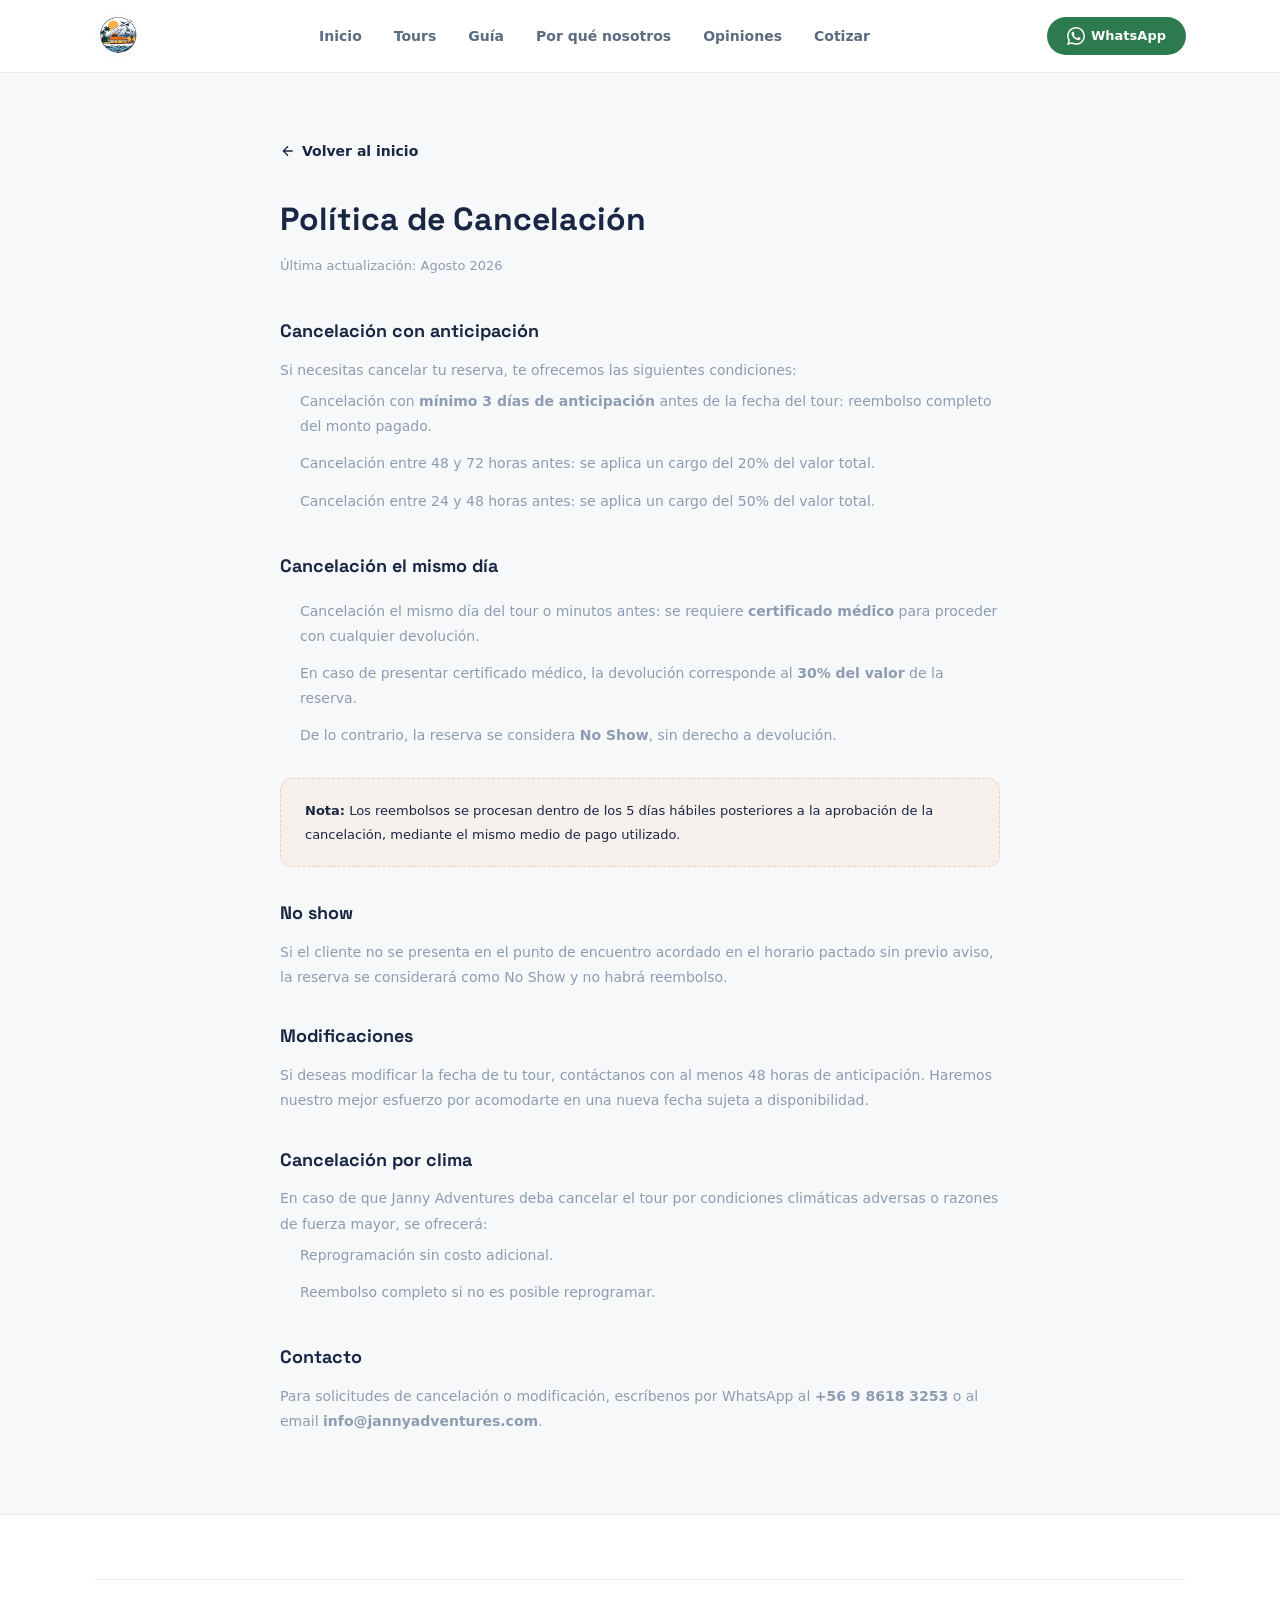
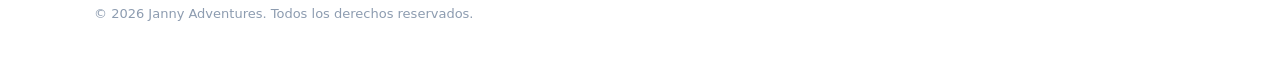
<file: politica-cancelacion.html>
<!DOCTYPE html>
<html lang="es">
<head>
  <meta charset="UTF-8">
  <meta name="viewport" content="width=device-width, initial-scale=1.0">
  <title>Política de Cancelación | Janny Adventures</title>
  <link rel="icon" type="image/png" href="../img/jannylogo.png">
  <link rel="preconnect" href="https://fonts.googleapis.com">
  <link rel="preconnect" href="https://fonts.gstatic.com" crossorigin>
  <link href="https://fonts.googleapis.com/css2?family=Outfit:wght@400;500;600;700;800&family=Space+Grotesk:wght@500;700&display=swap" rel="stylesheet">
  <link rel="stylesheet" href="../css/style.css">
  <style>
    .policy-page { padding: 140px 0 80px; min-height: 100vh; }
    .policy-content { max-width: 720px; margin: 0 auto; }
    .policy-content h1 {
      font-family: 'Space Grotesk', sans-serif;
      font-size: 32px; font-weight: 700; margin-bottom: 8px;
    }
    .policy-content h1 span { color: var(--primary); }
    .policy-content .policy-updated {
      font-size: 13px; color: var(--text-muted); margin-bottom: 40px;
    }
    .policy-content h2 {
      font-family: 'Space Grotesk', sans-serif;
      font-size: 18px; font-weight: 700; margin: 32px 0 12px;
      color: var(--text);
    }
    .policy-content p, .policy-content li {
      font-size: 14px; color: var(--text-muted); line-height: 1.8;
    }
    .policy-content ul { list-style: none; margin-bottom: 16px; }
    .policy-content li {
      padding: 6px 0 6px 20px; position: relative;
    }
    .policy-content li::before {
      content: ''; position: absolute; left: 0; top: 14px;
      width: 6px; height: 6px; border-radius: 50%;
      background: var(--primary);
    }
    .policy-content .highlight-box {
      background: rgba(232,93,4,0.05); border: 1px dashed rgba(232,93,4,0.25);
      border-radius: 12px; padding: 20px 24px; margin: 24px 0;
    }
    .policy-content .highlight-box p {
      font-size: 13px; color: var(--text); margin: 0;
    }
    .back-link {
      display: inline-flex; align-items: center; gap: 6px;
      color: var(--primary); text-decoration: none; font-weight: 600;
      font-size: 14px; margin-bottom: 32px; transition: opacity 0.2s;
    }
    .back-link:hover { opacity: 0.8; }
  </style>
</head>
<body>
  <header class="nav-header">
    <div class="nav-container">
      <a href="../" class="logo">
        <img src="../img/jannylogo.png" alt="Janny Adventures" class="logo-img">
      </a>
      <nav class="nav-links">
        <a href="../#inicio">Inicio</a>
        <a href="../#tours">Tours</a>
        <a href="../#guia">Guía</a>
        <a href="../#porque">Por qué nosotros</a>
        <a href="../#testimonios">Opiniones</a>
        <a href="../#cotizar">Cotizar</a>
      </nav>
      <a href="https://wa.me/56986183253" class="btn-wsp-nav" target="_blank">
        <svg width="18" height="18" viewBox="0 0 24 24" fill="currentColor"><path d="M17.472 14.382c-.297-.149-1.758-.867-2.03-.967-.273-.099-.471-.148-.67.15-.197.297-.767.966-.94 1.164-.173.199-.347.223-.644.075-.297-.15-1.255-.463-2.39-1.475-.883-.788-1.48-1.761-1.653-2.059-.173-.297-.018-.458.13-.606.134-.133.298-.347.446-.52.149-.174.198-.298.298-.497.099-.198.05-.371-.025-.52-.075-.149-.669-1.612-.916-2.207-.242-.579-.487-.5-.669-.51-.173-.008-.371-.01-.57-.01-.198 0-.52.074-.792.372-.272.297-1.04 1.016-1.04 2.479 0 1.462 1.065 2.875 1.213 3.074.149.198 2.096 3.2 5.077 4.487.709.306 1.262.489 1.694.625.712.227 1.36.195 1.871.118.571-.085 1.758-.719 2.006-1.413.248-.694.248-1.289.173-1.413-.074-.124-.272-.198-.57-.347m-5.421 7.403h-.004a9.87 9.87 0 01-5.031-1.378l-.361-.214-3.741.982.998-3.648-.235-.374a9.86 9.86 0 01-1.51-5.26c.001-5.45 4.436-9.884 9.888-9.884 2.64 0 5.122 1.03 6.988 2.898a9.825 9.825 0 012.893 6.994c-.003 5.45-4.437 9.884-9.885 9.884m8.413-18.297A11.815 11.815 0 0012.05 0C5.495 0 .16 5.335.157 11.892c0 2.096.547 4.142 1.588 5.945L.057 24l6.305-1.654a11.882 11.882 0 005.683 1.448h.005c6.554 0 11.89-5.335 11.893-11.893a11.821 11.821 0 00-3.48-8.413z"/></svg>
        WhatsApp
      </a>
      <button class="menu-toggle" id="menu-toggle" aria-label="Menú">
        <span></span><span></span><span></span>
      </button>
    </div>
  </header>

  <section class="policy-page">
    <div class="container">
      <div class="policy-content">
        <a href="../" class="back-link">
          <svg width="16" height="16" viewBox="0 0 24 24" fill="none" stroke="currentColor" stroke-width="2"><path d="M19 12H5M12 19l-7-7 7-7"/></svg>
          Volver al inicio
        </a>
        <h1>Política de <span>Cancelación</span></h1>
        <p class="policy-updated">Última actualización: Agosto 2026</p>

        <h2>Cancelación con anticipación</h2>
        <p>Si necesitas cancelar tu reserva, te ofrecemos las siguientes condiciones:</p>
        <ul>
          <li>Cancelación con <strong>mínimo 3 días de anticipación</strong> antes de la fecha del tour: reembolso completo del monto pagado.</li>
          <li>Cancelación entre 48 y 72 horas antes: se aplica un cargo del 20% del valor total.</li>
          <li>Cancelación entre 24 y 48 horas antes: se aplica un cargo del 50% del valor total.</li>
        </ul>

        <h2>Cancelación el mismo día</h2>
        <ul>
          <li>Cancelación el mismo día del tour o minutos antes: se requiere <strong>certificado médico</strong> para proceder con cualquier devolución.</li>
          <li>En caso de presentar certificado médico, la devolución corresponde al <strong>30% del valor</strong> de la reserva.</li>
          <li>De lo contrario, la reserva se considera <strong>No Show</strong>, sin derecho a devolución.</li>
        </ul>

        <div class="highlight-box">
          <p><strong>Nota:</strong> Los reembolsos se procesan dentro de los 5 días hábiles posteriores a la aprobación de la cancelación, mediante el mismo medio de pago utilizado.</p>
        </div>

        <h2>No show</h2>
        <p>Si el cliente no se presenta en el punto de encuentro acordado en el horario pactado sin previo aviso, la reserva se considerará como No Show y no habrá reembolso.</p>

        <h2>Modificaciones</h2>
        <p>Si deseas modificar la fecha de tu tour, contáctanos con al menos 48 horas de anticipación. Haremos nuestro mejor esfuerzo por acomodarte en una nueva fecha sujeta a disponibilidad.</p>

        <h2>Cancelación por clima</h2>
        <p>En caso de que Janny Adventures deba cancelar el tour por condiciones climáticas adversas o razones de fuerza mayor, se ofrecerá:</p>
        <ul>
          <li>Reprogramación sin costo adicional.</li>
          <li>Reembolso completo si no es posible reprogramar.</li>
        </ul>

        <h2>Contacto</h2>
        <p>Para solicitudes de cancelación o modificación, escríbenos por WhatsApp al <strong>+56 9 8618 3253</strong> o al email <strong>info@jannyadventures.com</strong>.</p>
      </div>
    </div>
  </section>

  <footer class="footer">
    <div class="container">
      <div class="footer-bottom">
        <p>&copy; 2026 Janny Adventures. Todos los derechos reservados.</p>
      </div>
    </div>
  </footer>
</body>
</html>
</file>
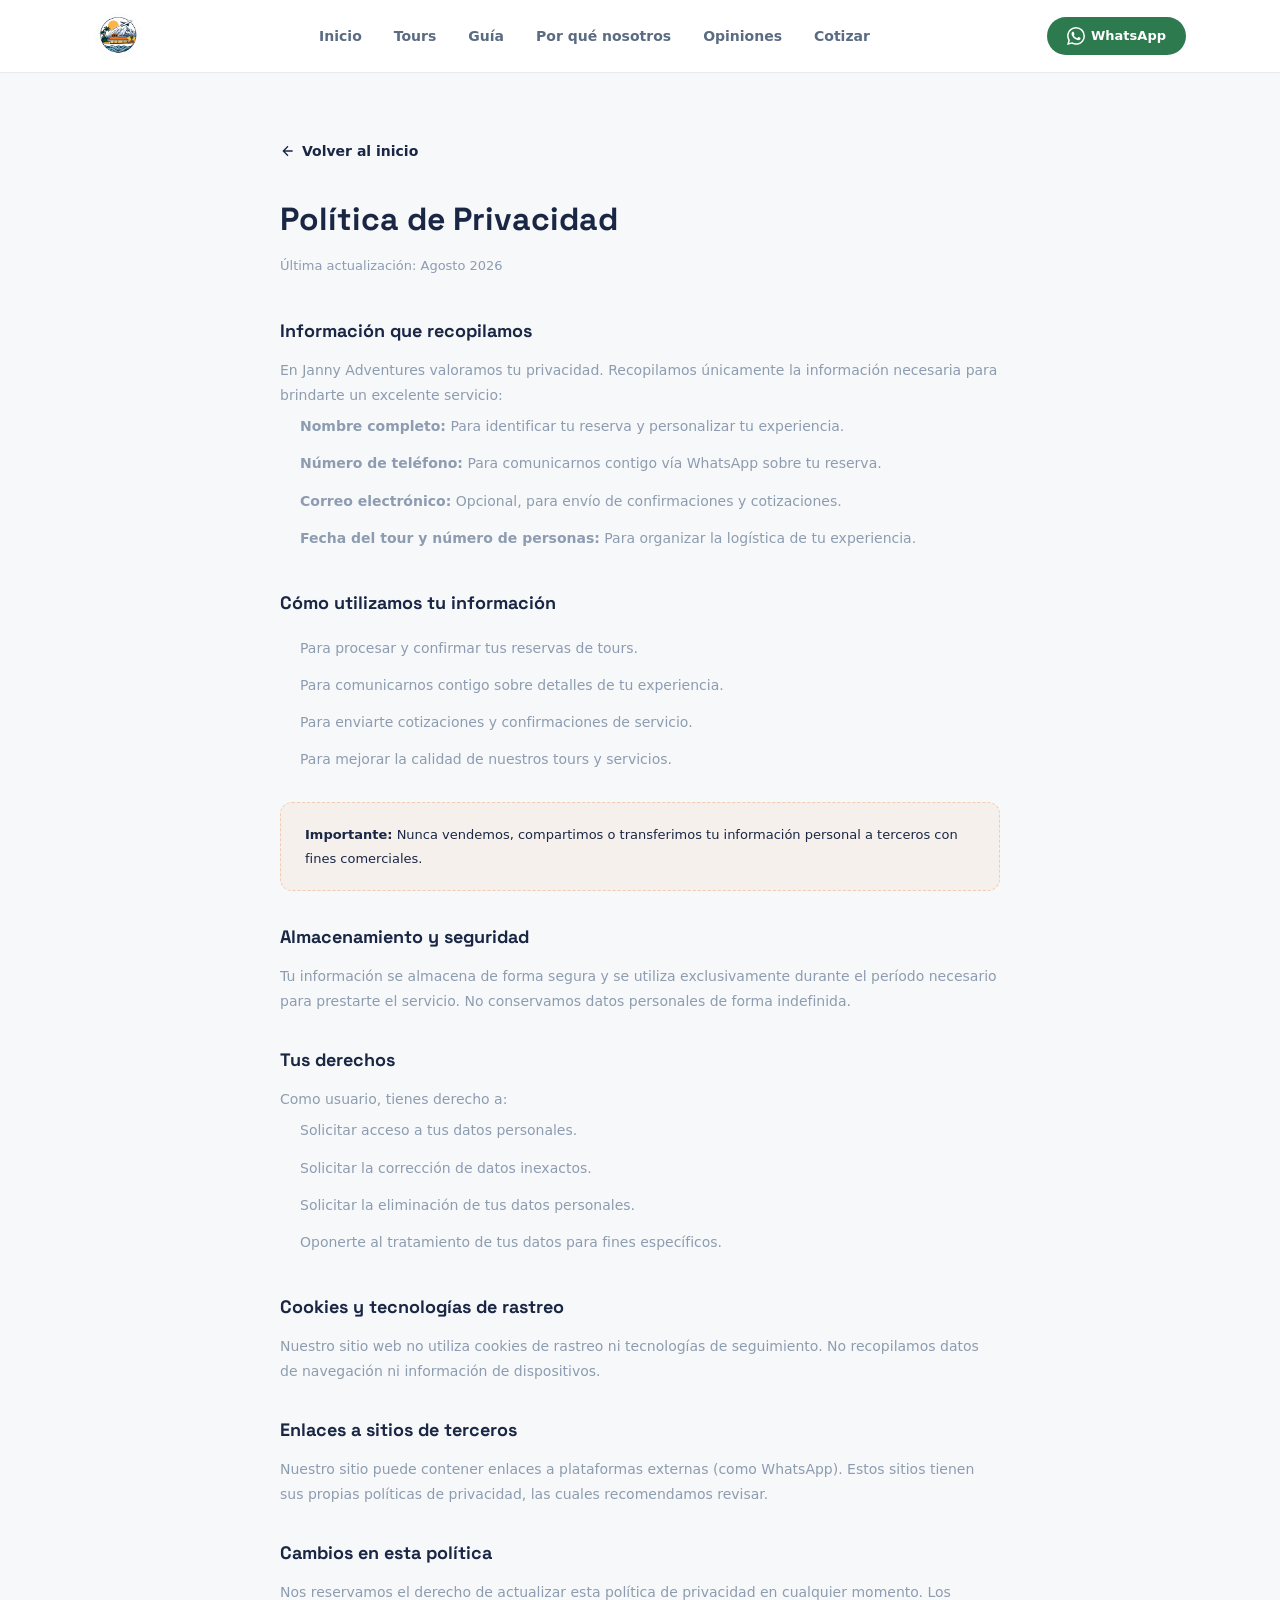
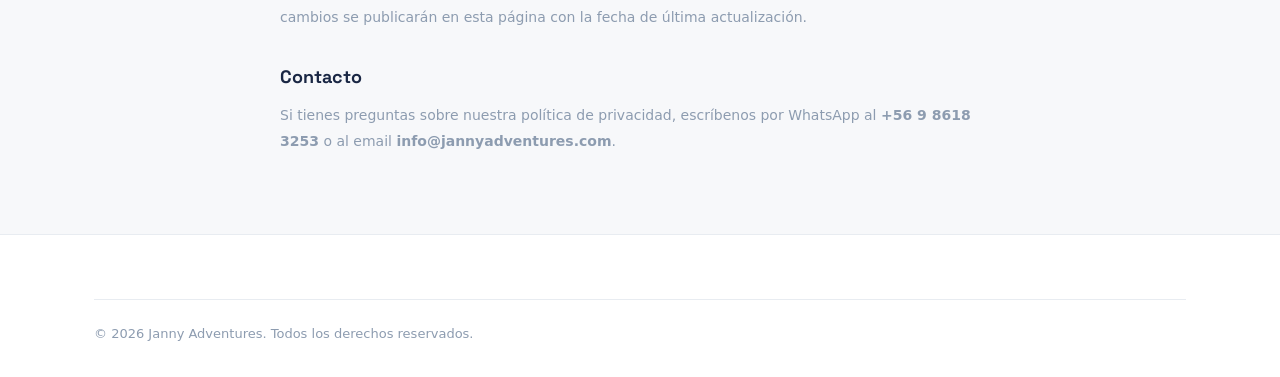
<file: politica-privacidad.html>
<!DOCTYPE html>
<html lang="es">
<head>
  <meta charset="UTF-8">
  <meta name="viewport" content="width=device-width, initial-scale=1.0">
  <title>Política de Privacidad | Janny Adventures</title>
  <link rel="icon" type="image/png" href="../img/jannylogo.png">
  <link rel="preconnect" href="https://fonts.googleapis.com">
  <link rel="preconnect" href="https://fonts.gstatic.com" crossorigin>
  <link href="https://fonts.googleapis.com/css2?family=Outfit:wght@400;500;600;700;800&family=Space+Grotesk:wght@500;700&display=swap" rel="stylesheet">
  <link rel="stylesheet" href="../css/style.css">
  <style>
    .policy-page { padding: 140px 0 80px; min-height: 100vh; }
    .policy-content { max-width: 720px; margin: 0 auto; }
    .policy-content h1 {
      font-family: 'Space Grotesk', sans-serif;
      font-size: 32px; font-weight: 700; margin-bottom: 8px;
    }
    .policy-content h1 span { color: var(--primary); }
    .policy-content .policy-updated {
      font-size: 13px; color: var(--text-muted); margin-bottom: 40px;
    }
    .policy-content h2 {
      font-family: 'Space Grotesk', sans-serif;
      font-size: 18px; font-weight: 700; margin: 32px 0 12px;
      color: var(--text);
    }
    .policy-content p, .policy-content li {
      font-size: 14px; color: var(--text-muted); line-height: 1.8;
    }
    .policy-content ul { list-style: none; margin-bottom: 16px; }
    .policy-content li {
      padding: 6px 0 6px 20px; position: relative;
    }
    .policy-content li::before {
      content: ''; position: absolute; left: 0; top: 14px;
      width: 6px; height: 6px; border-radius: 50%;
      background: var(--primary);
    }
    .policy-content .highlight-box {
      background: rgba(232,93,4,0.05); border: 1px dashed rgba(232,93,4,0.25);
      border-radius: 12px; padding: 20px 24px; margin: 24px 0;
    }
    .policy-content .highlight-box p {
      font-size: 13px; color: var(--text); margin: 0;
    }
    .back-link {
      display: inline-flex; align-items: center; gap: 6px;
      color: var(--primary); text-decoration: none; font-weight: 600;
      font-size: 14px; margin-bottom: 32px; transition: opacity 0.2s;
    }
    .back-link:hover { opacity: 0.8; }
  </style>
</head>
<body>
  <header class="nav-header">
    <div class="nav-container">
      <a href="../" class="logo">
        <img src="../img/jannylogo.png" alt="Janny Adventures" class="logo-img">
      </a>
      <nav class="nav-links">
        <a href="../#inicio">Inicio</a>
        <a href="../#tours">Tours</a>
        <a href="../#guia">Guía</a>
        <a href="../#porque">Por qué nosotros</a>
        <a href="../#testimonios">Opiniones</a>
        <a href="../#cotizar">Cotizar</a>
      </nav>
      <a href="https://wa.me/56986183253" class="btn-wsp-nav" target="_blank">
        <svg width="18" height="18" viewBox="0 0 24 24" fill="currentColor"><path d="M17.472 14.382c-.297-.149-1.758-.867-2.03-.967-.273-.099-.471-.148-.67.15-.197.297-.767.966-.94 1.164-.173.199-.347.223-.644.075-.297-.15-1.255-.463-2.39-1.475-.883-.788-1.48-1.761-1.653-2.059-.173-.297-.018-.458.13-.606.134-.133.298-.347.446-.52.149-.174.198-.298.298-.497.099-.198.05-.371-.025-.52-.075-.149-.669-1.612-.916-2.207-.242-.579-.487-.5-.669-.51-.173-.008-.371-.01-.57-.01-.198 0-.52.074-.792.372-.272.297-1.04 1.016-1.04 2.479 0 1.462 1.065 2.875 1.213 3.074.149.198 2.096 3.2 5.077 4.487.709.306 1.262.489 1.694.625.712.227 1.36.195 1.871.118.571-.085 1.758-.719 2.006-1.413.248-.694.248-1.289.173-1.413-.074-.124-.272-.198-.57-.347m-5.421 7.403h-.004a9.87 9.87 0 01-5.031-1.378l-.361-.214-3.741.982.998-3.648-.235-.374a9.86 9.86 0 01-1.51-5.26c.001-5.45 4.436-9.884 9.888-9.884 2.64 0 5.122 1.03 6.988 2.898a9.825 9.825 0 012.893 6.994c-.003 5.45-4.437 9.884-9.885 9.884m8.413-18.297A11.815 11.815 0 0012.05 0C5.495 0 .16 5.335.157 11.892c0 2.096.547 4.142 1.588 5.945L.057 24l6.305-1.654a11.882 11.882 0 005.683 1.448h.005c6.554 0 11.89-5.335 11.893-11.893a11.821 11.821 0 00-3.48-8.413z"/></svg>
        WhatsApp
      </a>
      <button class="menu-toggle" id="menu-toggle" aria-label="Menú">
        <span></span><span></span><span></span>
      </button>
    </div>
  </header>

  <section class="policy-page">
    <div class="container">
      <div class="policy-content">
        <a href="../" class="back-link">
          <svg width="16" height="16" viewBox="0 0 24 24" fill="none" stroke="currentColor" stroke-width="2"><path d="M19 12H5M12 19l-7-7 7-7"/></svg>
          Volver al inicio
        </a>
        <h1>Política de <span>Privacidad</span></h1>
        <p class="policy-updated">Última actualización: Agosto 2026</p>

        <h2>Información que recopilamos</h2>
        <p>En Janny Adventures valoramos tu privacidad. Recopilamos únicamente la información necesaria para brindarte un excelente servicio:</p>
        <ul>
          <li><strong>Nombre completo:</strong> Para identificar tu reserva y personalizar tu experiencia.</li>
          <li><strong>Número de teléfono:</strong> Para comunicarnos contigo vía WhatsApp sobre tu reserva.</li>
          <li><strong>Correo electrónico:</strong> Opcional, para envío de confirmaciones y cotizaciones.</li>
          <li><strong>Fecha del tour y número de personas:</strong> Para organizar la logística de tu experiencia.</li>
        </ul>

        <h2>Cómo utilizamos tu información</h2>
        <ul>
          <li>Para procesar y confirmar tus reservas de tours.</li>
          <li>Para comunicarnos contigo sobre detalles de tu experiencia.</li>
          <li>Para enviarte cotizaciones y confirmaciones de servicio.</li>
          <li>Para mejorar la calidad de nuestros tours y servicios.</li>
        </ul>

        <div class="highlight-box">
          <p><strong>Importante:</strong> Nunca vendemos, compartimos o transferimos tu información personal a terceros con fines comerciales.</p>
        </div>

        <h2>Almacenamiento y seguridad</h2>
        <p>Tu información se almacena de forma segura y se utiliza exclusivamente durante el período necesario para prestarte el servicio. No conservamos datos personales de forma indefinida.</p>

        <h2>Tus derechos</h2>
        <p>Como usuario, tienes derecho a:</p>
        <ul>
          <li>Solicitar acceso a tus datos personales.</li>
          <li>Solicitar la corrección de datos inexactos.</li>
          <li>Solicitar la eliminación de tus datos personales.</li>
          <li>Oponerte al tratamiento de tus datos para fines específicos.</li>
        </ul>

        <h2>Cookies y tecnologías de rastreo</h2>
        <p>Nuestro sitio web no utiliza cookies de rastreo ni tecnologías de seguimiento. No recopilamos datos de navegación ni información de dispositivos.</p>

        <h2>Enlaces a sitios de terceros</h2>
        <p>Nuestro sitio puede contener enlaces a plataformas externas (como WhatsApp). Estos sitios tienen sus propias políticas de privacidad, las cuales recomendamos revisar.</p>

        <h2>Cambios en esta política</h2>
        <p>Nos reservamos el derecho de actualizar esta política de privacidad en cualquier momento. Los cambios se publicarán en esta página con la fecha de última actualización.</p>

        <h2>Contacto</h2>
        <p>Si tienes preguntas sobre nuestra política de privacidad, escríbenos por WhatsApp al <strong>+56 9 8618 3253</strong> o al email <strong>info@jannyadventures.com</strong>.</p>
      </div>
    </div>
  </section>

  <footer class="footer">
    <div class="container">
      <div class="footer-bottom">
        <p>&copy; 2026 Janny Adventures. Todos los derechos reservados.</p>
      </div>
    </div>
  </footer>
</body>
</html>
</file>
<file: css/style.css>
:root {
  --navy: #1A2744;
  --navy-light: #253456;
  --orange: #E8851E;
  --orange-dark: #D07418;
  --orange-light: #F5A623;
  --teal: #4A9BB5;
  --teal-light: #6BB5D9;
  --green: #2D7A4F;
  --bg: #F7F8FA;
  --white: #ffffff;
  --text: #1A2744;
  --text-light: #5A6B82;
  --text-muted: #8D9CB0;
  --border: #E8ECF1;
  --shadow: 0 2px 12px rgba(26,39,68,0.06);
  --shadow-lg: 0 8px 32px rgba(26,39,68,0.10);
  --radius: 16px;
  --radius-sm: 10px;
  --transition: 0.25s cubic-bezier(0.4, 0, 0.2, 1);
}

*, *::before, *::after { margin: 0; padding: 0; box-sizing: border-box; }
html { scroll-behavior: smooth; scroll-padding-top: 80px; overflow-x: hidden; }
body { font-family: 'Plus Jakarta Sans', system-ui, sans-serif; background: var(--bg); color: var(--text); -webkit-font-smoothing: antialiased; line-height: 1.6; }
img { max-width: 100%; height: auto; display: block; }
a { text-decoration: none; color: inherit; }

.container { max-width: 1140px; margin: 0 auto; padding: 0 24px; width: 100%; }

/* NAV */
.nav-header {
  position: fixed; top: 0; left: 0; right: 0; z-index: 100;
  background: rgba(255,255,255,0.92); backdrop-filter: blur(20px);
  -webkit-backdrop-filter: blur(20px);
  border-bottom: 1px solid var(--border);
  transition: all var(--transition);
}
.nav-header.scrolled { box-shadow: 0 1px 8px rgba(26,39,68,0.06); }
.nav-container {
  max-width: 1140px; margin: 0 auto; padding: 0 24px;
  display: flex; align-items: center; justify-content: space-between; height: 72px;
}
.logo { display: flex; align-items: center; gap: 10px; text-decoration: none; }
.logo-img { height: 48px; width: 48px; object-fit: contain; border-radius: 50%; }
.nav-links { display: flex; gap: 32px; }
.nav-links a {
  text-decoration: none; color: var(--text-light); font-weight: 600;
  font-size: 14px; transition: color var(--transition); position: relative;
}
.nav-links a::after {
  content: ''; position: absolute; bottom: -4px; left: 0; width: 0; height: 2px;
  background: var(--orange); border-radius: 1px; transition: width var(--transition);
}
.nav-links a:hover { color: var(--navy); }
.nav-links a:hover::after { width: 100%; }
.btn-wsp-nav {
  display: flex; align-items: center; gap: 6px;
  background: var(--green); color: white; padding: 9px 20px;
  border-radius: 50px; font-weight: 600; font-size: 13px;
  transition: all var(--transition);
}
.btn-wsp-nav:hover { background: #236B41; transform: translateY(-1px); }
.menu-toggle { display: none; background: none; border: none; cursor: pointer; padding: 8px; z-index: 110; }
.menu-toggle span { display: block; width: 22px; height: 2px; background: var(--navy); margin: 5px 0; transition: var(--transition); border-radius: 2px; }

/* HERO SPLIT */
.hero-split {
  display: grid; grid-template-columns: 1fr 1fr; gap: 60px;
  align-items: center; min-height: 100vh; padding: 120px 24px 80px;
  max-width: 1140px; margin: 0 auto;
}
.hero-badge {
  display: inline-block; padding: 6px 16px;
  background: rgba(232,133,30,0.08); color: var(--orange);
  font-size: 12px; font-weight: 700; border-radius: 50px;
  margin-bottom: 24px; letter-spacing: 0.5px;
}
.hero-split h1 {
  font-size: clamp(36px, 5vw, 56px); font-weight: 800;
  line-height: 1.1; color: var(--navy); margin-bottom: 20px;
}
.hero-split h1 span { color: var(--orange); }
.hero-subtitle { font-size: 17px; color: var(--text-light); max-width: 460px; margin-bottom: 32px; line-height: 1.7; }
.hero-buttons { display: flex; gap: 12px; flex-wrap: wrap; margin-bottom: 48px; }
.btn-primary {
  display: inline-flex; align-items: center; gap: 8px;
  padding: 14px 32px; background: var(--orange); color: white;
  border-radius: 50px; font-weight: 700; font-size: 14px;
  transition: all var(--transition); border: none; cursor: pointer;
}
.btn-primary:hover { background: var(--orange-dark); transform: translateY(-2px); box-shadow: 0 6px 20px rgba(232,133,30,0.3); }
.btn-outline {
  display: inline-flex; align-items: center; gap: 8px;
  padding: 14px 28px; border: 2px solid var(--border); color: var(--navy);
  border-radius: 50px; font-weight: 600; font-size: 14px;
  transition: all var(--transition);
}
.btn-outline:hover { border-color: var(--navy); background: var(--navy); color: white; }
.hero-stats { display: flex; gap: 40px; }
.stat { display: flex; flex-direction: column; }
.stat-num { font-size: 28px; font-weight: 800; color: var(--navy); }
.stat-label { font-size: 13px; color: var(--text-muted); margin-top: 2px; }

.hero-split-right { position: relative; }
.hero-mosaic {
  display: grid; grid-template-columns: 1fr 1fr; grid-template-rows: 200px 200px; gap: 12px;
}
.mosaic-item {
  border-radius: var(--radius); background-size: cover; background-position: center;
  transition: transform var(--transition);
}
.mosaic-item:hover { transform: scale(1.02); }
.mosaic-main { grid-row: 1 / 3; border-radius: var(--radius); }
.mosaic-sm { border-radius: var(--radius); }

/* SECTION HEADERS */
.section-header { margin-bottom: 48px; }
.section-tag {
  display: inline-block; padding: 5px 14px;
  background: rgba(232,133,30,0.08); color: var(--orange);
  font-size: 11px; font-weight: 700; text-transform: uppercase;
  letter-spacing: 1.5px; border-radius: 50px; margin-bottom: 12px;
}
.section-header h2 {
  font-size: clamp(26px, 4vw, 38px); font-weight: 800;
  margin-bottom: 10px; color: var(--navy);
}
.section-header h2 span { color: var(--orange); }
.section-header p { font-size: 15px; color: var(--text-light); max-width: 480px; }
.tours-section .section-header,
.testimonials-section .section-header,
.gallery-section .section-header { text-align: center; }
.tours-section .section-header p,
.testimonials-section .section-header p,
.gallery-section .section-header p { margin: 0 auto; }

/* DESTINOS */
.destinos-section { padding: 80px 0; }
.destinos-grid { display: grid; grid-template-columns: 1fr 1fr; gap: 24px; }
.destino-card {
  display: flex; flex-direction: column; background: var(--white);
  border-radius: var(--radius); overflow: hidden; border: 1px solid var(--border);
  transition: all var(--transition);
}
.destino-card:hover { transform: translateY(-4px); box-shadow: var(--shadow-lg); border-color: transparent; }
.destino-img { height: 220px; background-size: cover; background-position: center; }
.destino-body { padding: 28px; }
.destino-tag {
  display: inline-block; padding: 3px 10px; background: rgba(74,155,181,0.1);
  color: var(--teal); font-size: 11px; font-weight: 700; border-radius: 50px;
  margin-bottom: 12px; text-transform: uppercase; letter-spacing: 1px;
}
.destino-body h3 { font-size: 20px; font-weight: 700; color: var(--navy); margin-bottom: 8px; }
.destino-body p { font-size: 14px; color: var(--text-light); margin-bottom: 16px; line-height: 1.6; }
.destino-link { font-size: 14px; font-weight: 700; color: var(--orange); transition: color var(--transition); }
.destino-card:hover .destino-link { color: var(--orange-dark); }

/* TOURS */
.tours-section { padding: 80px 0; background: var(--white); }
.tour-filters {
  display: flex; flex-wrap: wrap; gap: 8px;
  justify-content: center; margin-bottom: 40px;
}
.filter-btn {
  padding: 8px 20px; border: 1px solid var(--border); background: var(--white);
  border-radius: 50px; font-size: 13px; font-weight: 600; color: var(--text-light);
  cursor: pointer; transition: all var(--transition);
}
.filter-btn:hover { border-color: var(--orange); color: var(--orange); }
.filter-btn.active { background: var(--navy); color: white; border-color: var(--navy); }

.tours-grid { display: grid; grid-template-columns: repeat(auto-fill, minmax(320px, 1fr)); gap: 24px; }

/* TOUR CARD FLIP */
@keyframes fadeInUp { from { opacity: 0; transform: translateY(16px); } to { opacity: 1; transform: translateY(0); } }

.tour-card { overflow: hidden;
  perspective: 1000px; height: 380px;
  animation: fadeInUp 0.4s ease both;
}
.tour-card-inner {
  position: relative; width: 100%; height: 100%;
  transition: transform 0.6s cubic-bezier(0.4, 0, 0.2, 1);
  transform-style: preserve-3d;
}
.tour-card:hover .tour-card-inner { transform: rotateY(180deg); }

.tour-card-front, .tour-card-back {
  position: absolute; inset: 0; backface-visibility: hidden;
  border-radius: var(--radius); border: 1px solid var(--border);
  overflow: hidden; background: var(--white);
}

/* FRONT */
.tour-card-front { display: flex; flex-direction: column; }
.tour-card-image { position: relative; height: 200px; overflow: hidden; flex-shrink: 0; }
.tour-card-image img { width: 100%; height: 100%; object-fit: cover; }
.tour-card-badge {
  position: absolute; top: 12px; left: 12px; z-index: 2;
  padding: 4px 12px; background: var(--navy); color: white;
  font-size: 11px; font-weight: 700; border-radius: 50px; text-transform: uppercase;
}
.tour-card-discount {
  position: absolute; top: 12px; right: 12px; z-index: 2;
  padding: 4px 12px; background: var(--green); color: white;
  font-size: 11px; font-weight: 700; border-radius: 50px;
}
.tour-card-rating {
  position: absolute; bottom: 12px; right: 12px; z-index: 2;
  display: flex; align-items: center; gap: 4px;
  padding: 4px 10px; background: rgba(255,255,255,0.95); border-radius: 50px;
  font-size: 12px; font-weight: 600; color: var(--navy);
  backdrop-filter: blur(8px);
}
.tour-card-rating .rating-star { color: var(--orange-light); }
.tour-card-rating .rating-count { color: var(--text-muted); font-weight: 400; }
.tour-card-overlay {
  position: absolute; inset: 0; z-index: 1;
  background: linear-gradient(to top, rgba(26,39,68,0.4) 0%, transparent 50%);
}
.tour-card-front-info { padding: 16px 20px; flex: 1; display: flex; flex-direction: column; justify-content: space-between; }
.tour-card-front-info h3 { font-size: 15px; font-weight: 700; color: var(--navy); line-height: 1.3; margin-bottom: 4px; }
.tour-card-front-info .price-row { display: flex; justify-content: space-between; align-items: center; }
.tour-card-price { font-size: 20px; font-weight: 800; color: var(--orange); }
.tour-card-front-info .schedule-tag { font-size: 11px; color: var(--text-muted); }
.tour-card-front-info .hover-hint { font-size: 11px; color: var(--orange); font-weight: 600; text-align: center; margin-top: 8px; opacity: 0.8; }

/* BACK */
.tour-card-back {
  transform: rotateY(180deg);
  display: flex; flex-direction: column;
  background: var(--white);
}
.tour-card-back-header { padding: 16px 20px 12px; border-bottom: 1px solid var(--border); }
.tour-card-back-header h3 { font-size: 14px; font-weight: 700; color: var(--navy); line-height: 1.3; }
.tour-card-back-header .back-price { font-size: 18px; font-weight: 800; color: var(--orange); margin-top: 4px; }
.tour-card-back-body { padding: 12px 20px; flex: 1; overflow-y: auto; }
.tour-card-back-body .back-desc { font-size: 12px; color: var(--text-light); line-height: 1.5; margin-bottom: 10px; }
.tour-card-back-body .back-section { margin-bottom: 8px; }
.tour-card-back-body .back-label { font-size: 10px; font-weight: 700; color: var(--orange); text-transform: uppercase; margin-bottom: 4px; }
.tour-card-back-body .back-list { list-style: none; padding: 0; margin: 0; }
.tour-card-back-body .back-list li { font-size: 11px; color: var(--text); padding: 2px 0 2px 14px; position: relative; }
.tour-card-back-body .back-list li::before { content: '✓'; position: absolute; left: 0; color: var(--green); font-size: 10px; }
.tour-card-back-body .back-excludes li::before { content: '✕'; color: #e74c3c; }
.tour-card-back-actions { padding: 12px 20px; border-top: 1px solid var(--border); display: flex; gap: 8px; }
.tour-card-back-actions button {
  flex: 1; padding: 10px; border-radius: 8px; font-size: 12px; font-weight: 700; cursor: pointer; border: none; transition: all 0.3s ease;
}
.btn-back-details { background: var(--white); color: var(--navy); border: 1px solid var(--border) !important; }
.btn-back-details:hover { border-color: var(--navy) !important; background: var(--navy); color: white; }
.btn-back-agendar { background: var(--orange); color: white; }
.btn-back-agendar:hover { background: var(--orange-dark); }

/* Mobile: tap to flip */
@media (max-width: 768px) {
  .tour-card { overflow: hidden; height: 340px; }
  .tour-card:hover .tour-card-inner { transform: none; }
  .tour-card.flipped .tour-card-inner { transform: rotateY(180deg); }
  .tour-card-front-info .hover-hint { display: none; }
}

/* GUIDE */
.guide-section { padding: 80px 0; background: var(--white); }
.guide-layout { display: grid; grid-template-columns: 280px 1fr; gap: 48px; align-items: center; }
.guide-photo { position: relative; }
.guide-photo img {
  width: 280px; height: 320px; object-fit: cover; border-radius: var(--radius);
  border: 3px solid var(--border);
}
.guide-photo-badge {
  position: absolute; bottom: -12px; right: -12px;
  background: var(--orange); color: white; padding: 12px 20px;
  border-radius: var(--radius-sm); text-align: center;
  box-shadow: 0 4px 16px rgba(232,133,30,0.3);
}
.guide-photo-badge .guide-stat-num { font-size: 22px; font-weight: 800; display: block; color: white; }
.guide-photo-badge .guide-stat-label { font-size: 11px; color: rgba(255,255,255,0.8); }
.guide-info .section-tag { margin-bottom: 8px; }
.guide-info h2 { font-size: clamp(24px, 3vw, 32px); font-weight: 800; color: var(--navy); margin-bottom: 16px; }
.guide-info h2 span { color: var(--orange); }
.guide-desc { font-size: 15px; color: var(--text-light); line-height: 1.7; margin-bottom: 20px; }
.guide-badges { display: flex; flex-wrap: wrap; gap: 8px; margin-bottom: 24px; }
.guide-badge {
  padding: 6px 14px; background: var(--bg); border-radius: 50px;
  font-size: 12px; font-weight: 600; color: var(--text-light);
  border: 1px solid var(--border);
}
.guide-stats { display: flex; gap: 32px; margin-bottom: 24px; }
.guide-stat { display: flex; flex-direction: column; }
.guide-stat-num { font-size: 24px; font-weight: 800; color: var(--navy); }
.guide-stat-label { font-size: 12px; color: var(--text-muted); }
.guide-btn {
  display: inline-flex; align-items: center; gap: 8px;
  padding: 12px 24px; border: 2px solid var(--navy); color: var(--navy);
  border-radius: 50px; font-weight: 700; font-size: 14px;
  transition: all var(--transition);
}
.guide-btn:hover { background: var(--navy); color: white; }

/* TESTIMONIALS */
.testimonials-section { padding: 80px 0; }
.testimonials-grid { display: grid; grid-template-columns: repeat(auto-fill, minmax(320px, 1fr)); gap: 20px; }
.testimonial-card {
  background: var(--white); border: 1px solid var(--border);
  border-radius: var(--radius); padding: 24px;
  transition: all var(--transition); display: flex; flex-direction: column;
}
.testimonial-card:hover { transform: translateY(-2px); box-shadow: var(--shadow); border-color: transparent; }
.testimonial-stars { display: flex; gap: 2px; margin-bottom: 12px; color: var(--orange-light); font-size: 14px; }
.testimonial-text { font-size: 14px; color: var(--text-light); line-height: 1.7; font-style: italic; margin-bottom: 16px; flex: 1; }
.testimonial-author { display: flex; align-items: center; gap: 12px; padding-top: 16px; border-top: 1px solid var(--border); }
.testimonial-avatar {
  width: 40px; height: 40px; border-radius: 50%;
  background: rgba(232,133,30,0.1); color: var(--orange);
  display: flex; align-items: center; justify-content: center;
  font-weight: 700; font-size: 13px; flex-shrink: 0;
}
.testimonial-author cite { font-style: normal; display: flex; flex-direction: column; }
.testimonial-name { font-weight: 700; font-size: 13px; color: var(--navy); }
.testimonial-tour { font-size: 12px; color: var(--text-muted); }

/* GALLERY */
.gallery-section { padding: 80px 0; background: var(--white); }
.gallery-grid {
  display: grid;
  grid-template-columns: repeat(3, 1fr);
  grid-auto-rows: 200px;
  gap: 12px;
}
.gallery-item {
  border-radius: var(--radius-sm); background-size: cover; background-position: center;
  cursor: pointer; transition: transform var(--transition);
  position: relative; overflow: hidden;
}
.gallery-item:hover { transform: scale(1.02); }
.gallery-item::after {
  content: ''; position: absolute; inset: 0;
  background: linear-gradient(to top, rgba(26,39,68,0.4) 0%, transparent 50%);
  opacity: 0; transition: opacity var(--transition);
}
.gallery-item:hover::after { opacity: 1; }
.gi-tall { grid-row: span 2; }
.gi-wide { grid-column: span 2; }

/* COTIZACI├ôN */
.cotizacion-section { padding: 80px 0; }
.cotizacion-layout { display: grid; grid-template-columns: 1fr 1.2fr; gap: 48px; align-items: start; }
.cotizacion-info .section-tag { margin-bottom: 8px; }
.cotizacion-info h2 { font-size: clamp(24px, 3vw, 32px); font-weight: 800; color: var(--navy); margin-bottom: 12px; }
.cotizacion-info h2 span { color: var(--orange); }
.cotizacion-info > p { font-size: 15px; color: var(--text-light); margin-bottom: 28px; line-height: 1.6; }
.cotizacion-features { display: flex; flex-direction: column; gap: 16px; }
.cot-feature { display: flex; align-items: center; gap: 12px; font-size: 14px; color: var(--text-light); }
.cot-feature-icon { font-size: 20px; }

.cotizacion-form-wrap {
  background: var(--white); border: 1px solid var(--border);
  border-radius: var(--radius); padding: 32px;
}
.cotizacion-form { display: flex; flex-direction: column; gap: 16px; }
.form-group { display: flex; flex-direction: column; gap: 6px; }
.form-group label { font-size: 13px; font-weight: 600; color: var(--navy); }
.form-group input,
.form-group select {
  padding: 12px 16px; border: 1px solid var(--border); border-radius: var(--radius-sm);
  font-size: 14px; font-family: inherit; color: var(--text);
  background: var(--bg); transition: border-color var(--transition);
}
.form-group input:focus,
.form-group select:focus { outline: none; border-color: var(--orange); }
.form-row { display: grid; grid-template-columns: repeat(3, 1fr); gap: 16px; }
.form-row.two { grid-template-columns: 1fr 1fr; }
.form-full { grid-column: 1 / -1; }
.form-note { font-size: 13px; color: var(--text-muted); text-align: center; }
.btn-submit { width: 100%; justify-content: center; padding: 16px; font-size: 15px; }

/* CTA */
.cta-section { padding: 64px 0; background: var(--navy); }
.cta-inner { text-align: center; }
.cta-inner h2 { font-size: clamp(24px, 4vw, 36px); font-weight: 800; color: white; margin-bottom: 12px; }
.cta-inner p { font-size: 16px; color: rgba(255,255,255,0.6); margin-bottom: 28px; }
.btn-wsp-cta {
  display: inline-flex; align-items: center; gap: 10px;
  padding: 16px 36px; background: var(--green); color: white;
  border-radius: 50px; font-weight: 700; font-size: 16px;
  transition: all var(--transition);
}
.btn-wsp-cta:hover { background: #236B41; transform: translateY(-2px); box-shadow: 0 8px 24px rgba(45,122,79,0.3); }

/* FOOTER */
.footer { padding: 64px 0 32px; background: var(--white); border-top: 1px solid var(--border); }
.footer-grid { display: grid; grid-template-columns: 2fr 1fr 1fr; gap: 48px; margin-bottom: 40px; }
.footer-logo { height: 56px; width: 56px; object-fit: contain; border-radius: 50%; margin-bottom: 16px; }
.footer-brand p { font-size: 14px; color: var(--text-light); line-height: 1.6; margin-bottom: 16px; max-width: 320px; }
.footer-social { display: flex; gap: 12px; }
.footer-social a {
  width: 40px; height: 40px; border-radius: 50%;
  background: var(--bg); color: var(--text-light);
  display: flex; align-items: center; justify-content: center;
  transition: all var(--transition);
}
.footer-social a:hover { background: var(--orange); color: white; }
.footer-links h4 { font-size: 13px; font-weight: 700; color: var(--navy); text-transform: uppercase; letter-spacing: 1px; margin-bottom: 16px; }
.footer-links ul { list-style: none; display: flex; flex-direction: column; gap: 10px; }
.footer-links a { font-size: 14px; color: var(--text-light); transition: color var(--transition); }
.footer-links a:hover { color: var(--orange); }
.footer-bottom {
  display: flex; justify-content: space-between; align-items: center;
  padding-top: 24px; border-top: 1px solid var(--border);
  font-size: 13px; color: var(--text-muted);
}
.footer-dev { color: var(--text-muted); }
.footer-dev strong { color: var(--navy); }

/* WHATSAPP FLOAT */
.wsp-float {
  position: fixed; bottom: 24px; right: 24px; z-index: 90;
  width: 56px; height: 56px; border-radius: 50%;
  background: var(--green); display: flex; align-items: center; justify-content: center;
  box-shadow: 0 4px 16px rgba(45,122,79,0.3);
  transition: all var(--transition);
}
.wsp-float:hover { transform: scale(1.1); box-shadow: 0 6px 24px rgba(45,122,79,0.4); }

/* MODAL */
.modal-overlay {
  position: fixed; inset: 0; z-index: 200;
  background: rgba(26,39,68,0.6); backdrop-filter: blur(8px);
  display: flex; align-items: center; justify-content: center;
  opacity: 0; pointer-events: none; transition: opacity 0.3s ease;
  padding: 20px;
}
.modal-overlay.open { opacity: 1; pointer-events: all; }
.modal-panel {
  background: var(--white); border-radius: var(--radius); width: 100%;
  max-width: 640px; max-height: 90vh; overflow-y: auto;
  transform: translateY(20px); transition: transform 0.3s ease;
  box-shadow: var(--shadow-lg);
}
.modal-overlay.open .modal-panel { transform: translateY(0); }
.modal-close {
  position: absolute; top: 16px; right: 16px; z-index: 10;
  width: 36px; height: 36px; border-radius: 50%; border: none;
  background: rgba(255,255,255,0.9); font-size: 20px; cursor: pointer;
  display: flex; align-items: center; justify-content: center;
  transition: all var(--transition);
}
.modal-close:hover { background: var(--white); transform: scale(1.1); }
.modal-hero { position: relative; height: 240px; background-size: cover; background-position: center; border-radius: var(--radius) var(--radius) 0 0; cursor: pointer; }
.modal-arrow {
  position: absolute; top: 50%; transform: translateY(-50%);
  width: 40px; height: 40px; border-radius: 50%;
  background: rgba(255,255,255,0.9); border: none;
  font-size: 24px; cursor: pointer; z-index: 10;
  display: flex; align-items: center; justify-content: center;
  transition: all 0.3s ease; box-shadow: 0 2px 8px rgba(0,0,0,0.2);
}
.modal-arrow:hover { background: white; transform: translateY(-50%) scale(1.1); }
.modal-arrow-left { left: 12px; }
.modal-arrow-right { right: 12px; }
.modal-body { padding: 28px; }
.modal-title { font-size: 22px; font-weight: 800; color: var(--navy); margin-bottom: 12px; }
.modal-meta { display: flex; flex-wrap: wrap; gap: 8px; margin-bottom: 16px; }
.modal-meta .meta-tag {
  padding: 4px 12px; background: var(--bg); border-radius: 50px;
  font-size: 12px; font-weight: 600; color: var(--text-light);
}
.modal-desc { font-size: 14px; color: var(--text-light); line-height: 1.7; margin-bottom: 20px; }
.modal-grid { display: grid; grid-template-columns: 1fr 1fr; gap: 12px; margin-bottom: 20px; }
.modal-section {
  padding: 14px; background: var(--bg); border-radius: var(--radius-sm);
  font-size: 13px; color: var(--text-light);
}
.modal-section h4 { font-size: 12px; font-weight: 700; color: var(--navy); margin-bottom: 8px; text-transform: uppercase; letter-spacing: 0.5px; }
.modal-section ul { list-style: none; padding: 0; margin: 0; }
.modal-section li { font-size: 12px; color: var(--text); padding: 3px 0; padding-left: 18px; position: relative; line-height: 1.5; }
.modal-section li::before { content: '✓'; position: absolute; left: 0; color: var(--green); font-weight: 700; }
.modal-section.modal-excludes li::before { content: '✕'; color: #e74c3c; }
.modal-reviews { margin-bottom: 20px; }
.modal-reviews h4 { font-size: 16px; font-weight: 700; color: var(--navy); margin-bottom: 12px; }
.reviews-list { display: flex; flex-direction: column; gap: 12px; }
.review-item { padding: 12px; background: var(--bg); border-radius: var(--radius-sm); }
.review-item .review-header { display: flex; justify-content: space-between; margin-bottom: 4px; }
.review-item .review-name { font-weight: 700; font-size: 13px; color: var(--navy); }
.review-item .review-stars { color: var(--orange-light); font-size: 12px; }
.review-item .review-text { font-size: 13px; color: var(--text-light); line-height: 1.6; }
#review-stars { display: flex; gap: 4px; margin-bottom: 12px; }
.star-btn {
  width: 32px; height: 32px; border: 1px solid var(--border); border-radius: 50%;
  background: var(--white); cursor: pointer; font-size: 16px;
  display: flex; align-items: center; justify-content: center;
  transition: all var(--transition);
}
.star-btn.active, .star-btn:hover { background: var(--orange-light); border-color: var(--orange-light); color: white; }
#review-form { display: flex; flex-direction: column; gap: 10px; margin-top: 12px; }
#review-form input, #review-form textarea {
  padding: 10px 14px; border: 1px solid var(--border); border-radius: var(--radius-sm);
  font-size: 13px; font-family: inherit; background: var(--white);
}
#review-form input:focus, #review-form textarea:focus { outline: none; border-color: var(--orange); }
#review-success { display: none; padding: 12px; background: rgba(45,122,79,0.1); border-radius: var(--radius-sm); color: var(--green); font-size: 13px; font-weight: 600; text-align: center; }

.modal-booking { padding: 20px; background: var(--bg); border-radius: var(--radius-sm); margin-bottom: 16px; }
.modal-booking h4 { font-size: 15px; font-weight: 700; color: var(--navy); margin-bottom: 12px; }
.booking-row { display: grid; grid-template-columns: repeat(3, 1fr); gap: 12px; margin-bottom: 12px; }
#per-person-container { font-size: 13px; color: var(--text-muted); margin-bottom: 8px; }

.modal-footer { display: flex; justify-content: space-between; align-items: center; padding-top: 16px; border-top: 1px solid var(--border); }
.modal-price { font-size: 24px; font-weight: 800; color: var(--orange); }
.btn-wsp-modal {
  padding: 12px 24px; background: var(--green); color: white;
  border-radius: 50px; font-weight: 700; font-size: 14px;
  transition: all var(--transition);
}
.btn-wsp-modal:hover { background: #236B41; }

/* TABLETS */
@media (max-width: 968px) {
  .tours-grid { grid-template-columns: repeat(2, 1fr); }
  .hero-split { gap: 40px; padding: 100px 24px 60px; }
  .hero-mosaic { grid-template-rows: 160px 160px; }
  .testimonials-grid { grid-template-columns: repeat(2, 1fr); }
}

/* MOBILE */
@media (max-width: 768px) {
  /* NAV */
  .nav-links {
    display: none; position: fixed; top: 0; left: 0; right: 0; bottom: 0;
    background: var(--white); flex-direction: column; padding: 80px 24px 24px;
    gap: 0; z-index: 99;
  }
  .nav-links.open { display: flex; }
  .nav-links a { padding: 16px 0; border-bottom: 1px solid var(--border); font-size: 16px; }
  .nav-links a::after { display: none; }
  .btn-wsp-nav { display: none; }
  .menu-toggle { display: block; position: relative; z-index: 101; }
  .menu-toggle.active span:nth-child(1) { transform: rotate(45deg) translate(5px, 5px); }
  .menu-toggle.active span:nth-child(2) { opacity: 0; }
  .menu-toggle.active span:nth-child(3) { transform: rotate(-45deg) translate(5px, -5px); }

  /* HERO */
  .hero-split { grid-template-columns: 1fr; min-height: auto; padding: 90px 16px 40px; gap: 32px; }
  .hero-split-right { order: -1; }
  .hero-mosaic { grid-template-rows: 160px 120px; gap: 8px; }
  .hero-stats { gap: 20px; }
  .stat-num { font-size: 22px; }
  .hero-buttons { flex-direction: column; }
  .hero-buttons .btn-primary, .hero-buttons .btn-outline { width: 100%; justify-content: center; }

  /* DESTINOS */
  .destinos-grid { grid-template-columns: 1fr; }
  .destino-body { padding: 20px; }

  /* TOURS */
  .tours-grid { grid-template-columns: 1fr; gap: 16px; }
  .tour-card { overflow: hidden; height: 360px; }

  /* GUIDE */
  .guide-layout { grid-template-columns: 1fr; text-align: center; }
  .guide-photo { display: flex; justify-content: center; }
  .guide-photo img { width: 180px; height: 200px; }
  .guide-badges { justify-content: center; }
  .guide-stats { justify-content: center; gap: 24px; }

  /* TESTIMONIALS */
  .testimonials-grid { grid-template-columns: 1fr; }

  /* COTIZACION */
  .cotizacion-layout { grid-template-columns: 1fr; }
  .form-row { grid-template-columns: 1fr; }
  .form-row.two { grid-template-columns: 1fr; }
  .booking-row { grid-template-columns: 1fr; }

  /* GALLERY */
  .gallery-grid { grid-template-columns: 1fr 1fr; grid-auto-rows: 140px; }
  .gi-tall { grid-row: span 2; }
  .gi-wide { grid-column: span 2; }

  /* MODAL */
  .modal-overlay { padding: 0; align-items: flex-end; }
  .modal-panel { max-height: 95vh; border-radius: var(--radius) var(--radius) 0 0; max-width: 100%; }
  .modal-hero { height: 200px; }
  .modal-body { padding: 20px; }
  .modal-title { font-size: 18px; }
  .modal-grid { grid-template-columns: 1fr; }
  .modal-footer { flex-direction: column; gap: 12px; text-align: center; }
  .modal-footer .btn-wsp-modal { width: 100%; justify-content: center; }
  .booking-row { grid-template-columns: 1fr; }

  /* FOOTER */
  .footer-grid { grid-template-columns: 1fr; gap: 32px; }
  .footer-bottom { flex-direction: column; gap: 8px; text-align: center; }
}

/* SMALL MOBILE */
@media (max-width: 480px) {
  .hero-split h1 { font-size: 28px; }
  .hero-subtitle { font-size: 15px; }
  .hero-mosaic { grid-template-rows: 140px 100px; }
  .hero-stats { flex-wrap: wrap; gap: 16px; }
  .gallery-grid { grid-template-columns: 1fr; grid-auto-rows: 180px; }
  .gi-wide { grid-column: span 1; }
  .tour-card { overflow: hidden; height: 340px; }
  .modal-hero { height: 160px; }
}


/* TOUR CARD CAROUSEL */
.tour-slides { position: relative; height: 200px; }
.tour-slide {
  position: absolute; inset: 0;
  background-size: cover; background-position: center;
  opacity: 0; transition: opacity 0.6s ease;
}
.tour-slide.active { opacity: 1; }
.tour-card-image .tour-card-badge,
.tour-card-image .tour-card-discount,
.tour-card-image .tour-card-rating { position: absolute; z-index: 3; }
.tour-card-image .tour-card-overlay { z-index: 2; }

/* Carousel dots */
.tour-card-dots {
  position: absolute; bottom: 8px; left: 50%; transform: translateX(-50%);
  display: flex; gap: 5px; z-index: 3;
}
.tour-card-dots .dot {
  width: 6px; height: 6px; border-radius: 50%;
  background: rgba(255,255,255,0.4); border: none; cursor: pointer;
  transition: all 0.3s ease; padding: 0;
}
.tour-card-dots .dot.active { background: white; width: 18px; border-radius: 3px; }

/* REGION FILTERS */
.region-filters {
  display: flex; justify-content: center; gap: 8px; margin-bottom: 12px;
}
.region-btn {
  padding: 10px 28px; border: 2px solid var(--border); background: var(--white);
  border-radius: 50px; font-size: 14px; font-weight: 700; color: var(--text-light);
  cursor: pointer; transition: all var(--transition);
}
.region-btn:hover { border-color: var(--orange); color: var(--orange); }
.region-btn.active { background: var(--navy); color: white; border-color: var(--navy); }
.sub-filters {
  display: flex; flex-wrap: wrap; gap: 6px; justify-content: center; margin-bottom: 40px;
}
.sub-filter-btn {
  padding: 6px 16px; border: 1px solid var(--border); background: var(--white);
  border-radius: 50px; font-size: 12px; font-weight: 600; color: var(--text-muted);
  cursor: pointer; transition: all var(--transition);
}
.sub-filter-btn:hover { border-color: var(--orange); color: var(--orange); }
.sub-filter-btn.active { background: var(--orange); color: white; border-color: var(--orange); }
@media (max-width: 768px) {
  .region-filters { flex-wrap: wrap; }
  .region-btn { padding: 8px 20px; font-size: 13px; }
  .sub-filters { gap: 4px; }
  .sub-filter-btn { padding: 5px 12px; font-size: 11px; }
}
</file>
